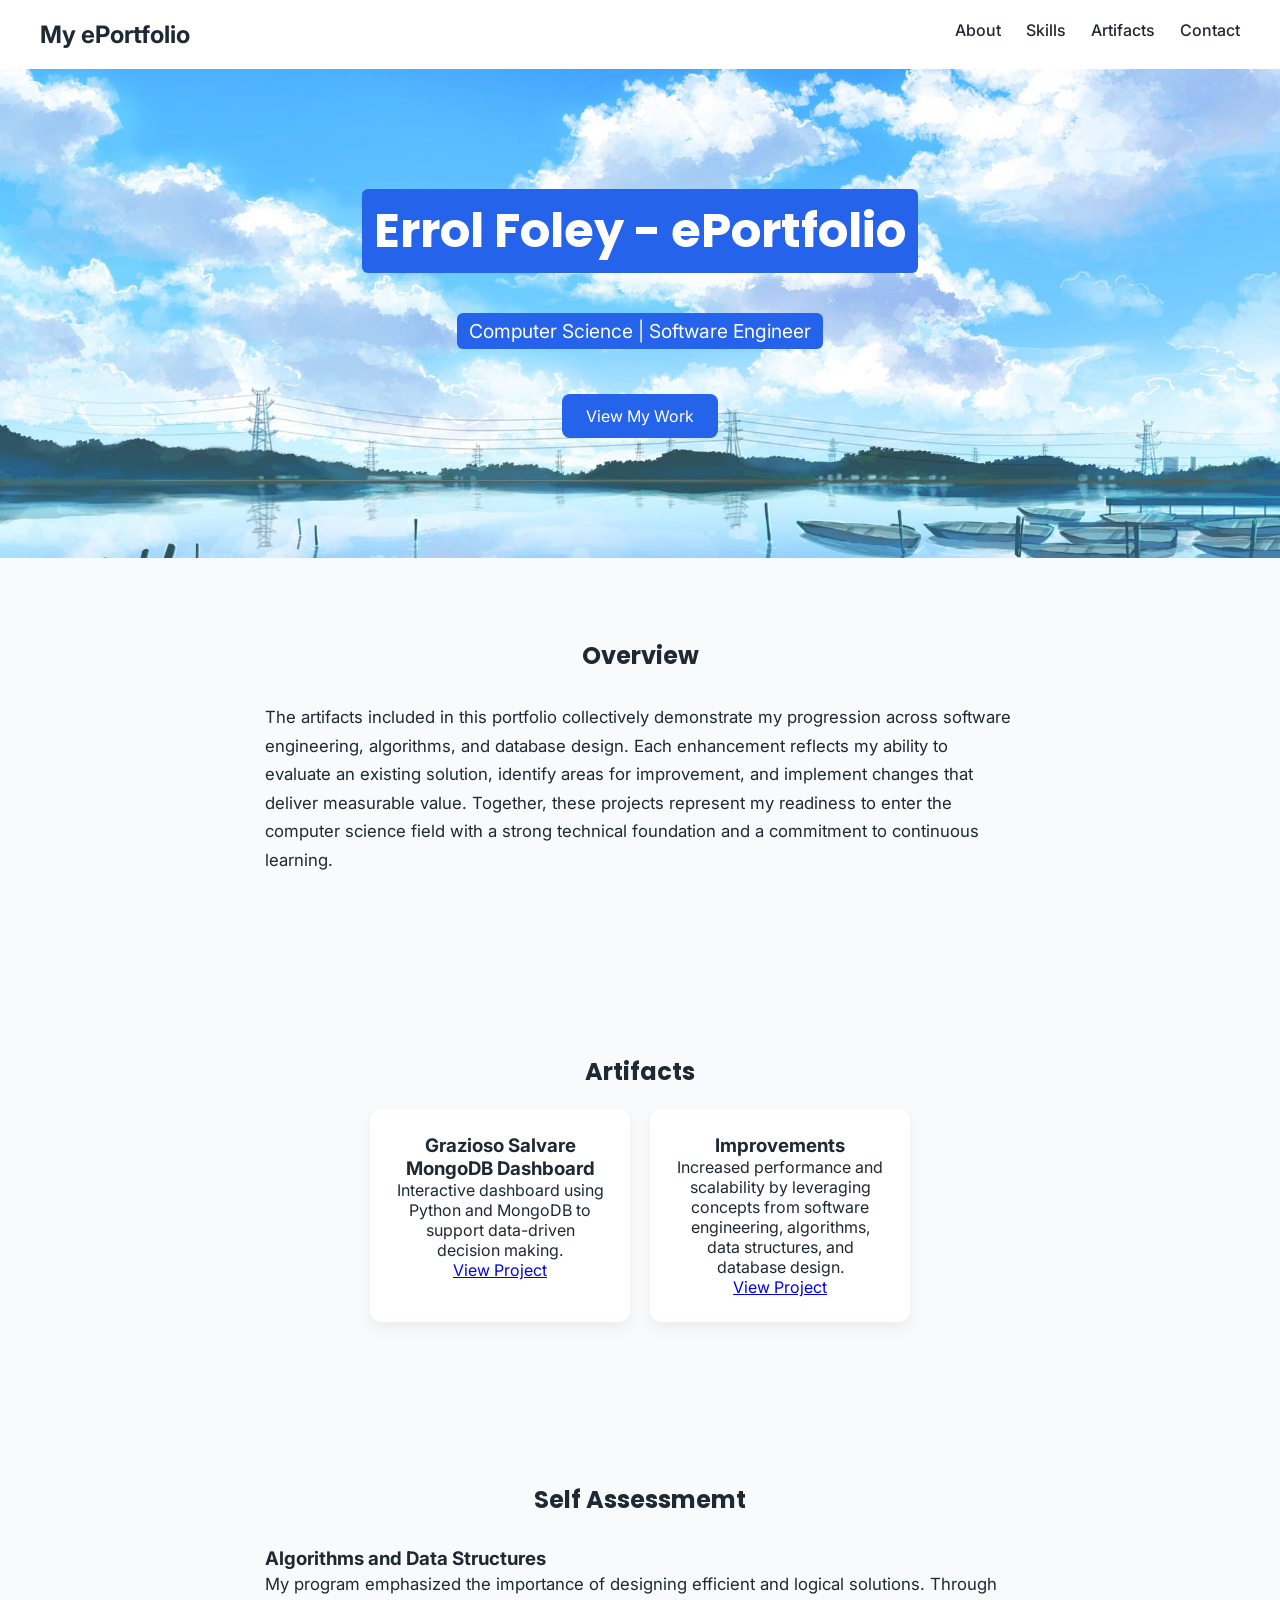
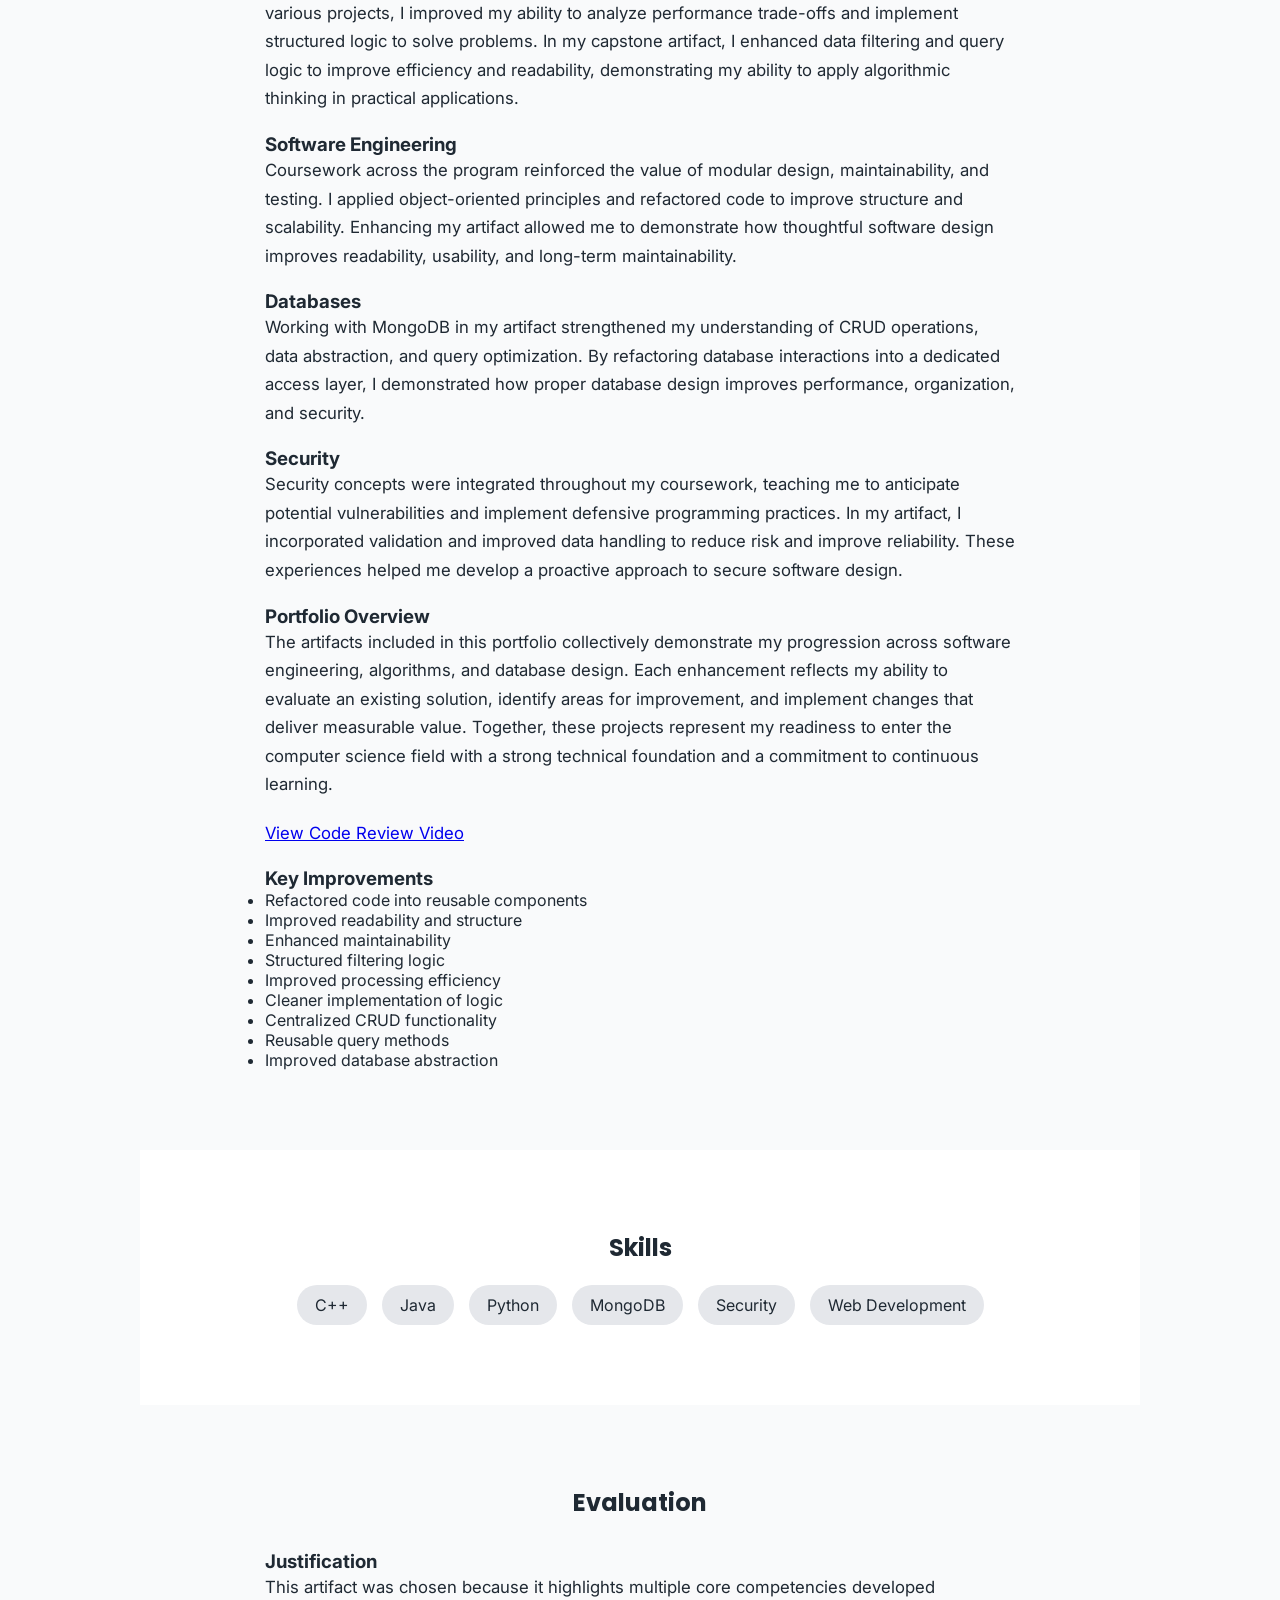
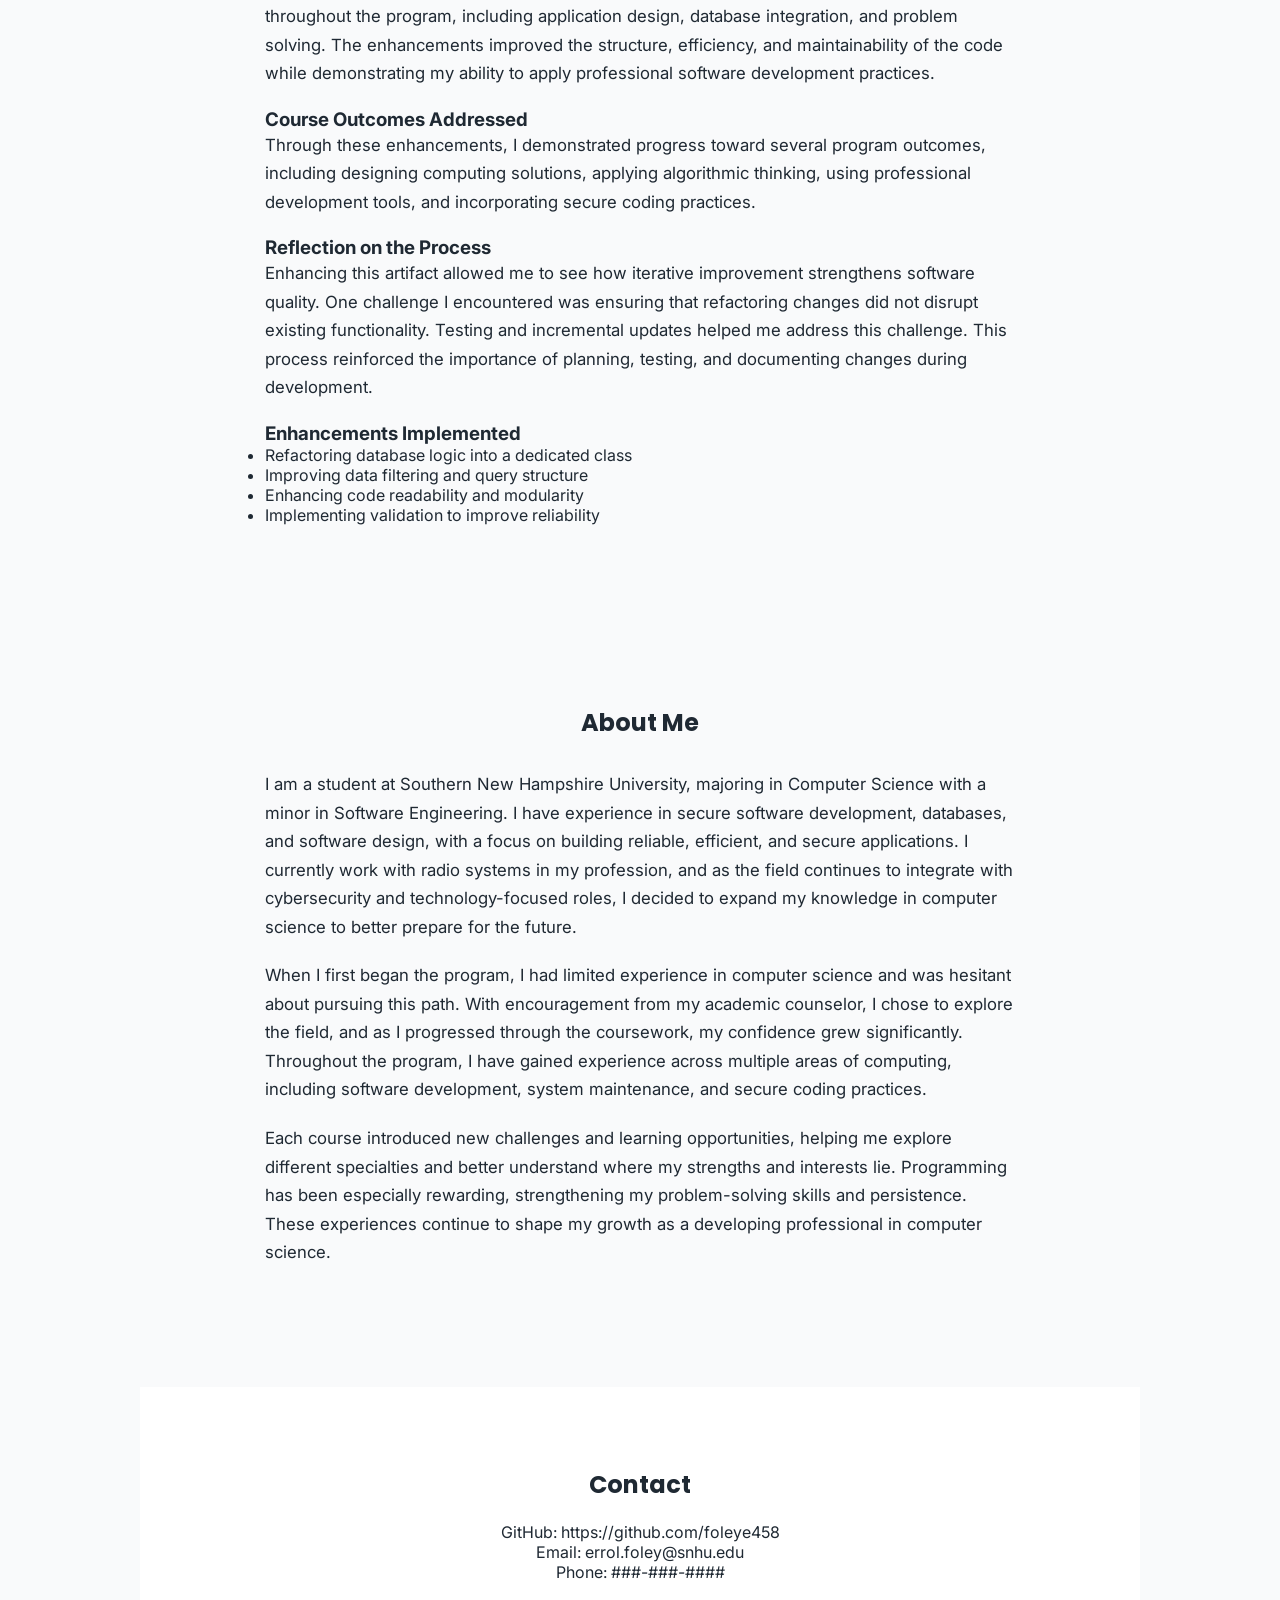
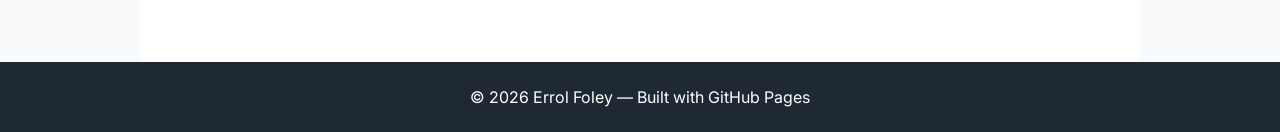
<file: index.html>
<!DOCTYPE html>
<html lang="en">
<head>
  <meta charset="UTF-8">
  <meta name="viewport" content="width=device-width, initial-scale=1.0">
  <title>My ePortfolio</title>

  <!-- Fonts -->
  <link href="https://fonts.googleapis.com/css2?family=Poppins:wght@400;600&family=Inter:wght@400;500&display=swap" rel="stylesheet">

  <link rel="stylesheet" href="style.css">
</head>
<body>

  <!-- NAVBAR -->
  <nav>
    <h2 class="logo">My ePortfolio</h2>
    <ul>
      <li><a href="#about">About</a></li>
      <li><a href="#skills">Skills</a></li>
      <li><a href="#artifacts">Artifacts</a></li>
      <li><a href="#contact">Contact</a></li>
    </ul>
  </nav>

  <!-- HERO -->
<section class="hero">
  <h1 class="blue-highlight">Errol Foley - ePortfolio</h1>
  <p></p>
  <p class="blue-highlight">Computer Science | Software Engineer</p>
  <p></p>
  <a href="#artifacts" class="btn">View My Work</a>
</section>

<!-- Overview -->
<section id="overview" class="section">
  <h2>Overview</h2>
  <div class="about-content">

    <p>
      The artifacts included in this portfolio collectively demonstrate my progression across software engineering, algorithms, and database design. Each enhancement reflects my ability to evaluate an existing solution, identify areas for improvement, and implement changes that deliver measurable value. Together, these projects represent my readiness to enter the computer science field with a strong technical foundation and a commitment to continuous learning.
    </p>
    
    <p>
  </div>
</section>

  <!-- ARTIFACTS -->
  <section id="artifacts" class="section">
    <h2>Artifacts</h2>

    <div class="cards">

      <div class="card">
        <h3>Grazioso Salvare MongoDB Dashboard</h3>
        <p>Interactive dashboard using Python and MongoDB to support data-driven decision making.</p>
        <a href="https://github.com/Foleye458/Client-Server-Development" target="_blank" class="project-btn">
          View Project
        </a>
      </div>
      
      <div class="card">
        <h3>Improvements</h3>
        <p>Increased performance and scalability by leveraging concepts from software engineering, algorithms, data structures, and database design.</p>
        <a href="https://github.com/Foleye458/Client-Server-Development-Improvements-" target="_blank" class="project-btn">
          View Project
        </a>
      </div>

    </div>
  </section>
  

<!-- SELF ASSESSMENT -->
  <section id="self assessment" class="section">
  <h2>Self Assessmemt</h2>

  <div class="about-content">
    <h3>Algorithms and Data Structures</h3> 
    <p> My program emphasized the importance of designing efficient and logical solutions. Through various projects, I improved my ability to analyze performance trade-offs and implement structured logic to solve problems. In my capstone artifact, I enhanced data filtering and query logic to improve efficiency and readability, demonstrating my ability to apply algorithmic thinking in practical applications. </p>

    <h3>Software Engineering</h3> 
    <p> Coursework across the program reinforced the value of modular design, maintainability, and testing. I applied object-oriented principles and refactored code to improve structure and scalability. Enhancing my artifact allowed me to demonstrate how thoughtful software design improves readability, usability, and long-term maintainability. </p>

    <h3>Databases</h3> 
    <p> Working with MongoDB in my artifact strengthened my understanding of CRUD operations, data abstraction, and query optimization. By refactoring database interactions into a dedicated access layer, I demonstrated how proper database design improves performance, organization, and security. </p>

    <h3>Security</h3> 
    <p> Security concepts were integrated throughout my coursework, teaching me to anticipate potential vulnerabilities and implement defensive programming practices. In my artifact, I incorporated validation and improved data handling to reduce risk and improve reliability. These experiences helped me develop a proactive approach to secure software design. </p>

<h3>Portfolio Overview</h3>
<p>
  The artifacts included in this portfolio collectively demonstrate my progression across software engineering, algorithms, and database design. Each enhancement reflects my ability to evaluate an existing solution, identify areas for improvement, and implement changes that deliver measurable value. Together, these projects represent my readiness to enter the computer science field with a strong technical foundation and a commitment to continuous learning.
</p>
<!-- Video-->
<p><a href="https://www.youtube.com/watch?v=GBIIQ0kP15E">View Code Review Video</a></p>
<h3>Key Improvements</h3>
<ul>
  <li>Refactored code into reusable components</li>
  <li>Improved readability and structure</li>
  <li>Enhanced maintainability</li>
  <li>Structured filtering logic</li>
  <li>Improved processing efficiency</li>
  <li>Cleaner implementation of logic</li>
  <li>Centralized CRUD functionality</li>
  <li>Reusable query methods</li>
  <li>Improved database abstraction</li>
</ul>

  </div>
</section>

  <!-- SKILLS -->
  <section id="skills" class="section light">
    <h2>Skills</h2>
    <div class="skills">
      <span>C++</span>
      <span>Java</span>
      <span>Python</span>
      <span>MongoDB</span>
      <span>Security</span>
      <span>Web Development</span>
    </div>
  </section>

  <!-- JUSTIFICATION -->
  <section id="justification" class="section">
  <h2>Evaluation</h2>

  <div class="about-content">
    <h3>Justification</h3> 
    <p>This artifact was chosen because it highlights multiple core competencies developed throughout the program, including application design, database integration, and problem solving. The enhancements improved the structure, efficiency, and maintainability of the code while demonstrating my ability to apply professional software development practices.  </p>

    <h3>Course Outcomes Addressed</h3> 
    <p>Through these enhancements, I demonstrated progress toward several program outcomes, including designing computing solutions, applying algorithmic thinking, using professional development tools, and incorporating secure coding practices.</p>

    <h3>Reflection on the Process</h3> 
    <p>Enhancing this artifact allowed me to see how iterative improvement strengthens software quality. One challenge I encountered was ensuring that refactoring changes did not disrupt existing functionality. Testing and incremental updates helped me address this challenge. This process reinforced the importance of planning, testing, and documenting changes during development.</p>

<h3>Enhancements Implemented</h3>
<ul>
  <li>Refactoring database logic into a dedicated class</li>
  <li>Improving data filtering and query structure</li>
  <li>Enhancing code readability and modularity</li>
  <li>Implementing validation to improve reliability</li>

</ul>

  </div>
</section>

    <!-- ABOUT -->
<section id="about" class="section">
  <h2>About Me</h2>
  <div class="about-content">

    <p>
      I am a student at Southern New Hampshire University, majoring in Computer Science with a minor in Software Engineering. I have experience in secure software development, databases, and software design, with a focus on building reliable, efficient, and secure applications. I currently work with radio systems in my profession, and as the field continues to integrate with cybersecurity and technology-focused roles, I decided to expand my knowledge in computer science to better prepare for the future.
    </p>
    
    <p>
    </p>

    <p>
      When I first began the program, I had limited experience in computer science and was hesitant about pursuing this path. With encouragement from my academic counselor, I chose to explore the field, and as I progressed through the coursework, my confidence grew significantly. Throughout the program, I have gained experience across multiple areas of computing, including software development, system maintenance, and secure coding practices.
    </p>

    <p>
    </p>

    <p>
      Each course introduced new challenges and learning opportunities, helping me explore different specialties and better understand where my strengths and interests lie. Programming has been especially rewarding, strengthening my problem-solving skills and persistence. These experiences continue to shape my growth as a developing professional in computer science.
    </p>

    <p>
    </p>

    <p>
      
    </p>

  </div>
</section>

  

  <!-- CONTACT -->
  <section id="contact" class="section light">
    <h2>Contact</h2>
    <p>GitHub: https://github.com/foleye458</p>
    <p>Email: errol.foley@snhu.edu</p>
    <p>Phone: ###-###-####</p>
  </section>

  <footer>
    <p>© 2026 Errol Foley — Built with GitHub Pages</p>
  </footer>

</body>
</html>
</file>
<file: style.css>
* {
  margin: 0;
  padding: 0;
  box-sizing: border-box;
}

body {
  font-family: 'Inter', sans-serif;
  background: #f9fafb;
  color: #1f2933;
}

/* NAVBAR */
nav {
  display: flex;
  justify-content: space-between;
  padding: 20px 40px;
  background: white;
  box-shadow: 0 2px 6px rgba(0,0,0,0.05);
}

nav ul {
  display: flex;
  list-style: none;
  gap: 25px;
}

nav a {
  text-decoration: none;
  color: #1f2933;
  font-weight: 500;
}

/* HERO */
.hero {
  text-align: center;
  padding: 100px 20px;
}

.hero h1 {
  font-family: 'Poppins', sans-serif;
  font-size: 3rem;
}

.hero p {
  margin: 15px 0;
  font-size: 1.2rem;
}

.hero {
  text-align: center;
  padding: 120px 20px;
  background: url("Peace.jpg") center/cover no-repeat;
  color: white;
}



.btn: hover {
  transform: translateY(-3px);
}

.btn {
  display: inline-block;
  margin-top: 15px;
  padding: 12px 24px;
  background: #2563eb;
  color: white;
  border-radius: 8px;
  text-decoration: none;
}

.blue-highlight {
  background: #2563eb;
  color: white;
  padding: 6px 12px;
  border-radius: 6px;
  display: inline-block;
  margin-bottom: 10px;
}

/* SECTIONS */
.section {
  padding: 80px 20px;
  max-width: 1000px;
  margin: auto;
  text-align: center;
}

.section.light {
  background: white;
}

.section h2 {
  font-family: 'Poppins', sans-serif;
  margin-bottom: 20px;
}

#about {
  padding: 100px 20px;
}

/* ABOUT */
.about-content {
  max-width: 750px;
  margin: 30px auto 0;
  text-align: left;
}

.about-content p {
  margin-bottom: 20px;
  line-height: 1.7;
  font-size: 1.05rem;
}

/* SKILLS */
.skills {
  display: flex;
  flex-wrap: wrap;
  justify-content: center;
  gap: 15px;
}

.skills span {
  background: #e5e7eb;
  padding: 10px 18px;
  border-radius: 20px;
}

/* CARDS */
.cards {
  display: flex;
  flex-wrap: wrap;
  gap: 20px;
  justify-content: center;
}

.card {
  background: white;
  padding: 25px;
  border-radius: 12px;
  width: 260px;
  box-shadow: 0 6px 15px rgba(0,0,0,0.06);
}

/* FOOTER */
footer {
  text-align: center;
  padding: 25px;
  background: #1f2933;
  color: white;
}

/* MOBILE */
@media (max-width: 768px) {
  .cards {
    flex-direction: column;
    align-items: center;
  }
}
</file>
